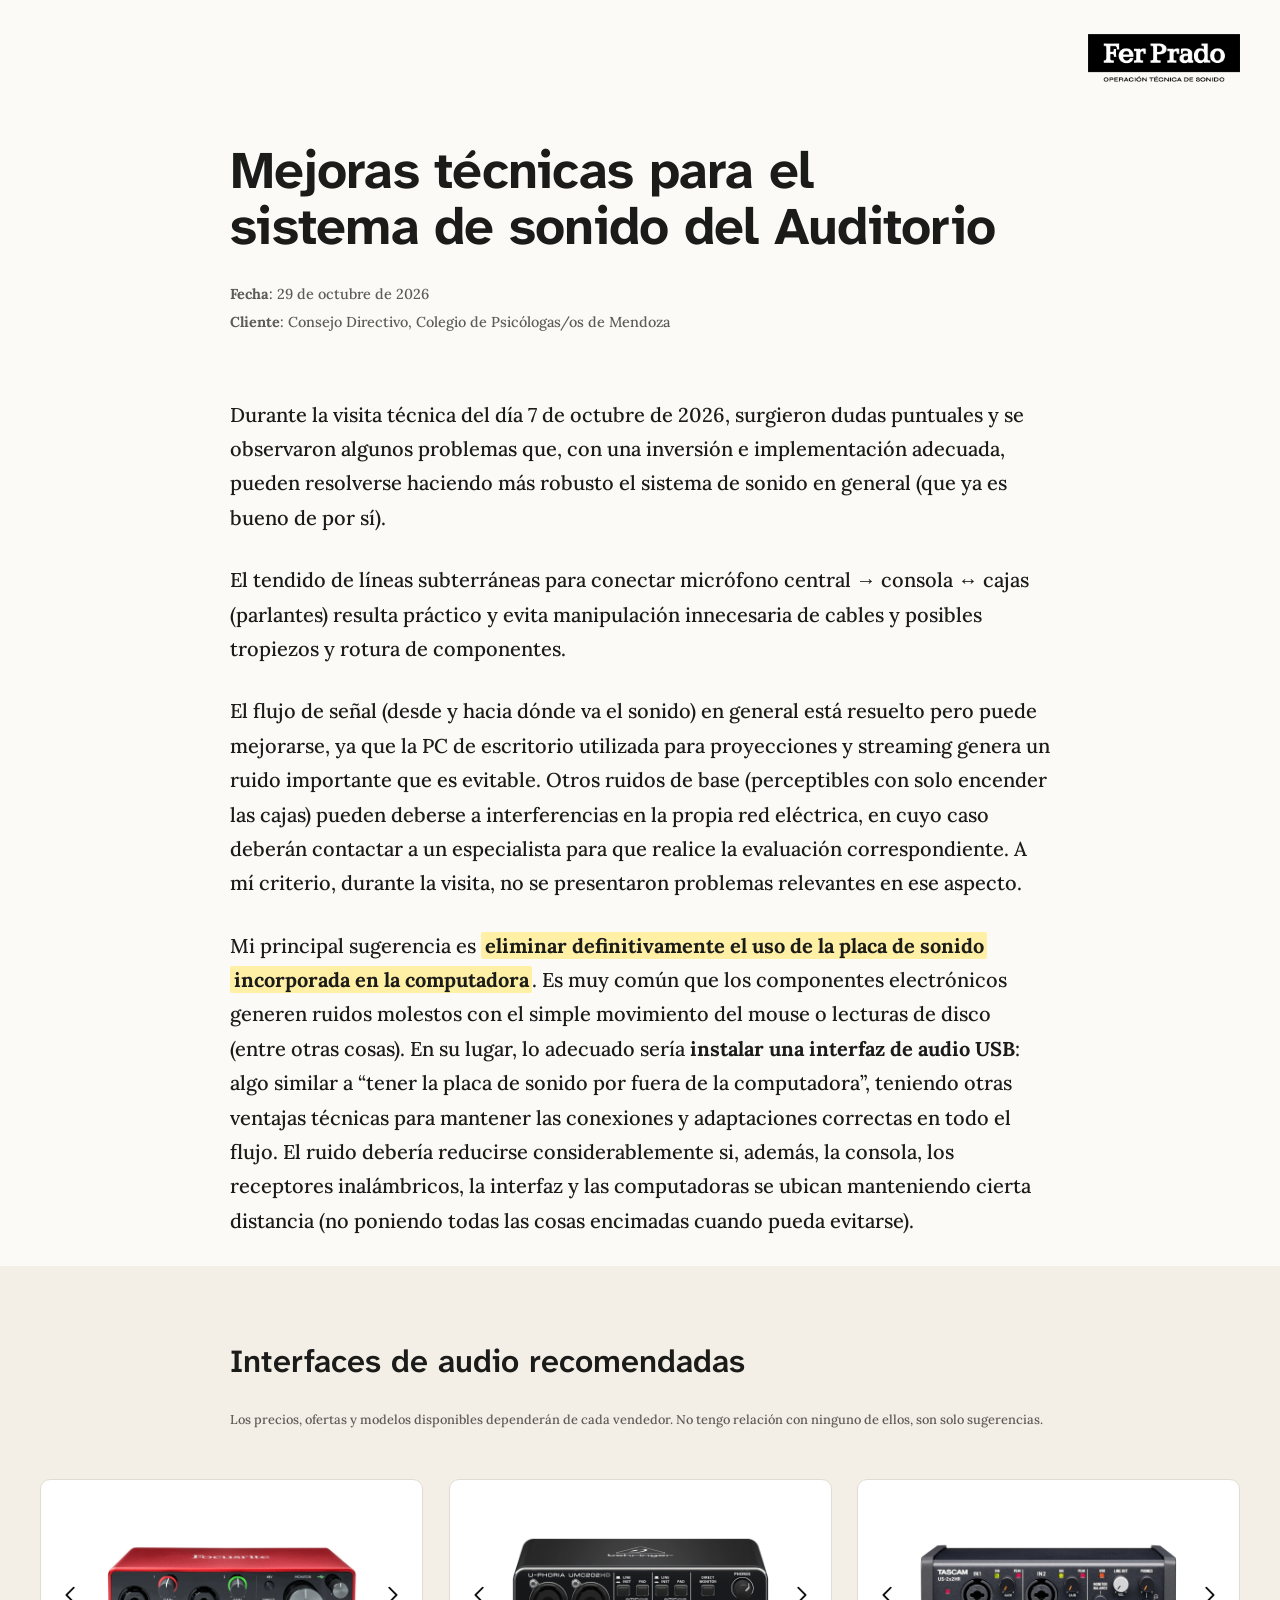
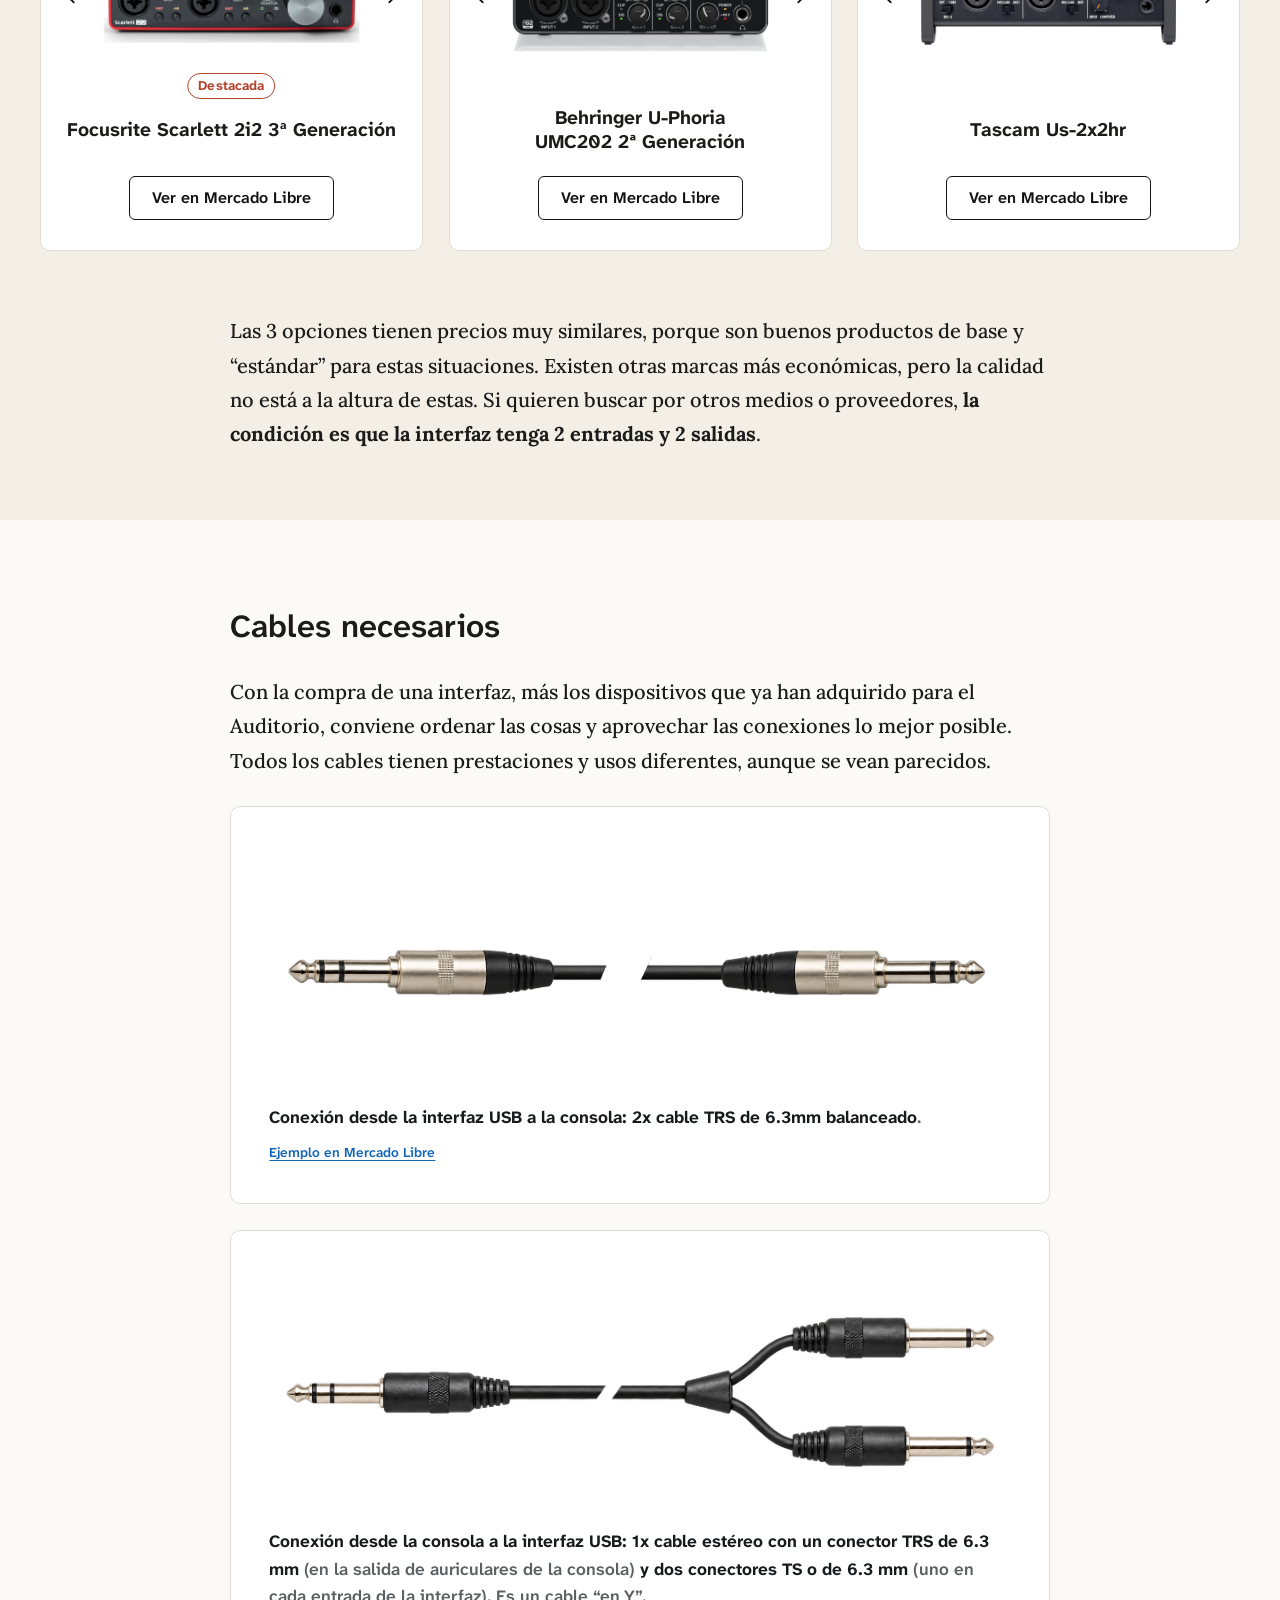
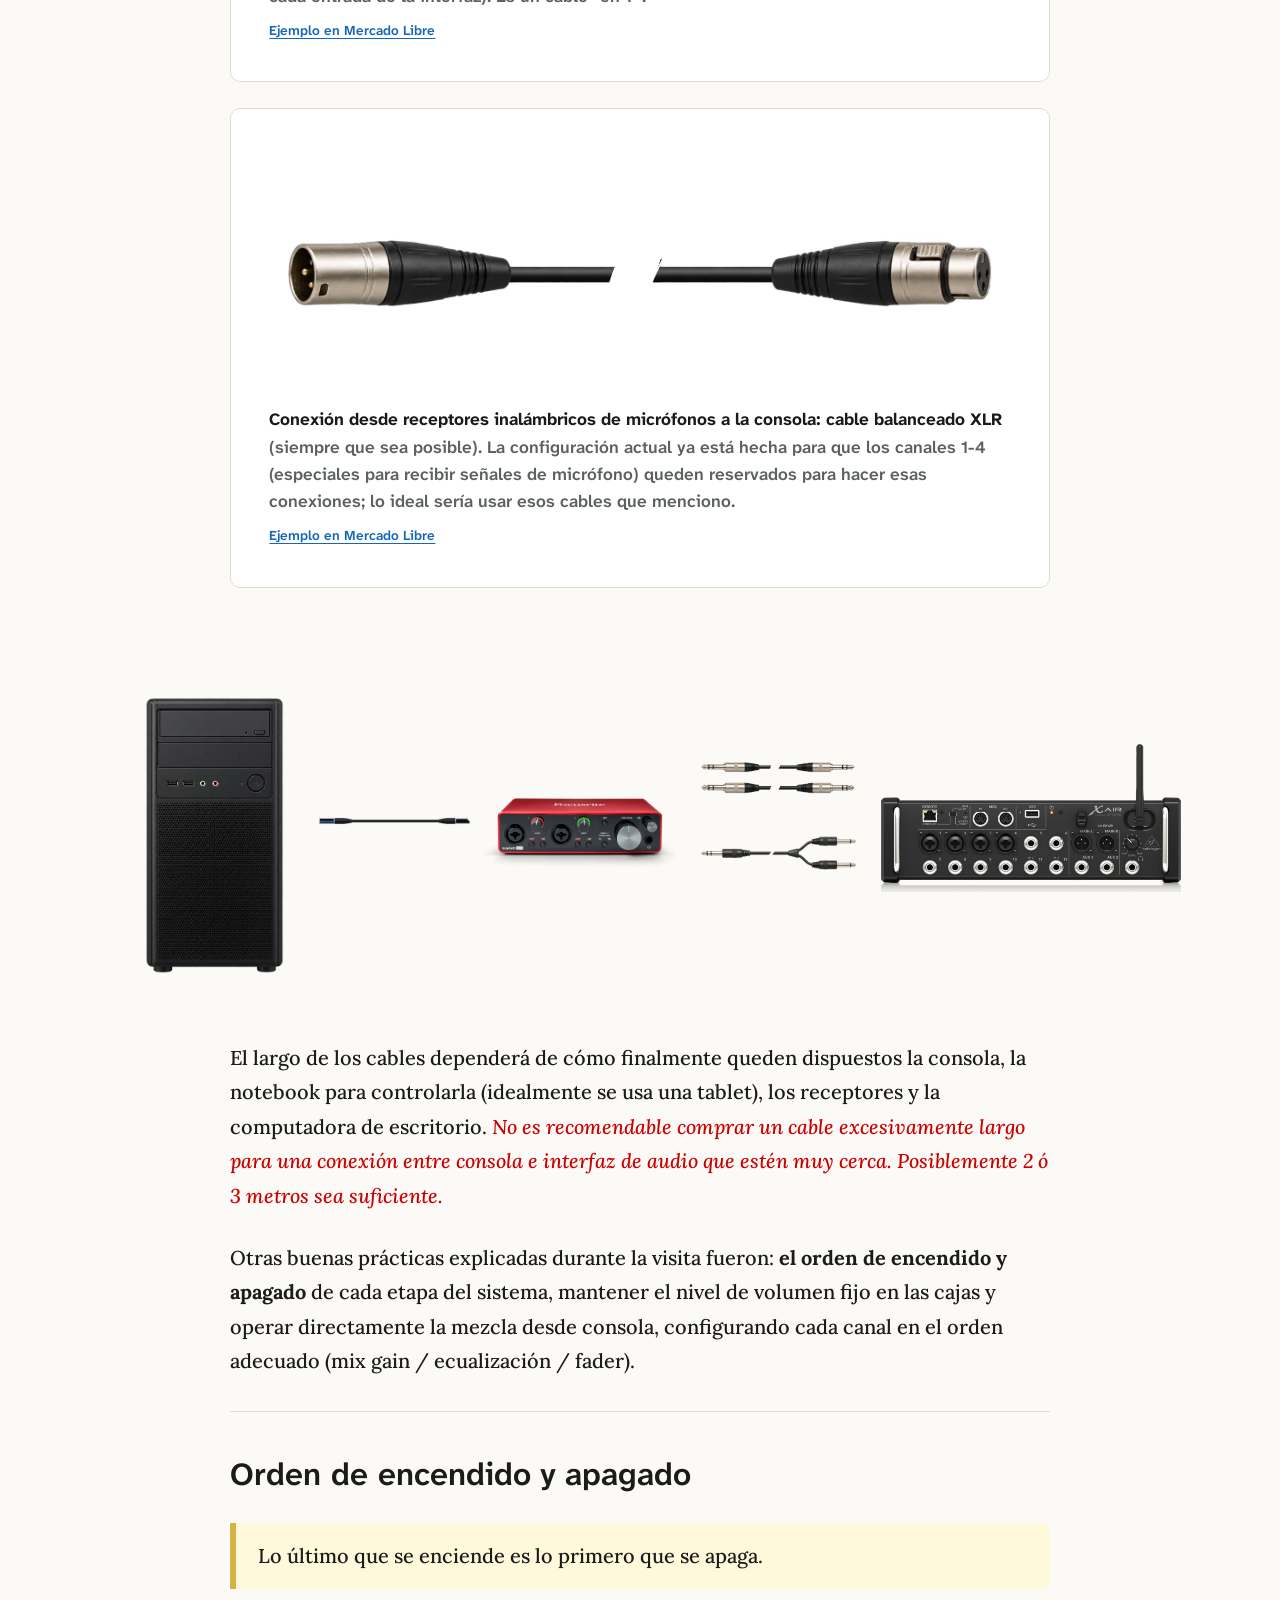
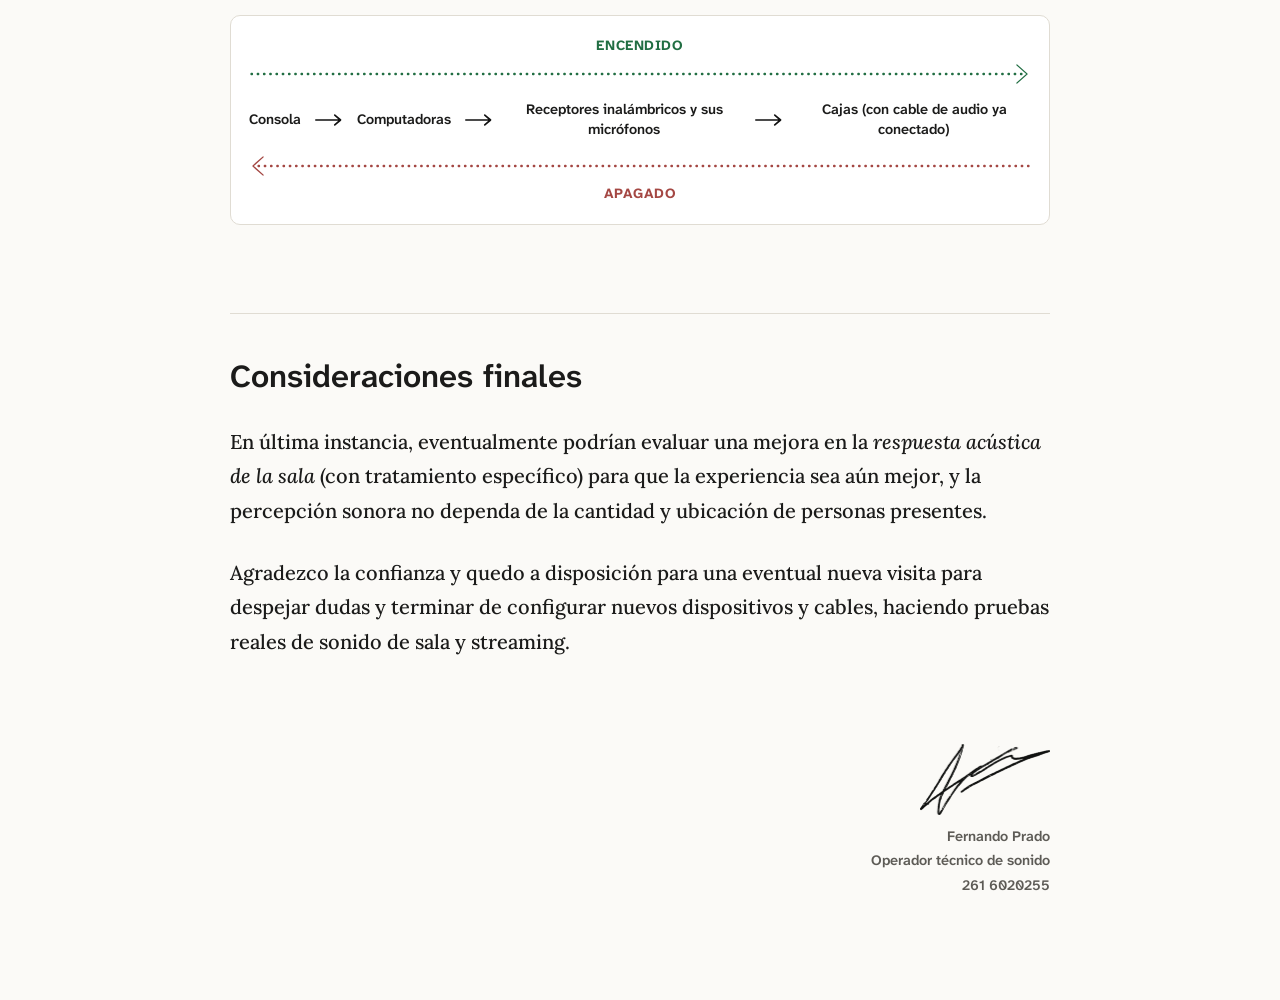
<file: colegiopsimza/index.html>
<!DOCTYPE html>

<html lang="es">
<head>
<meta charset="utf-8"/>
<meta content="width=device-width, initial-scale=1" name="viewport"/>
<title>Mejoras técnicas para el sistema de sonido del Auditorio</title>
<link rel="stylesheet" href="css/estilos.css">
</head>
<body>
<header>
<div class="wide top"><img alt="Fer Prado — Operación técnica de sonido" height="272" src="img/01-fer-prado-operacion-tecnica-de-sonido.png" width="841"/></div>
<div class="col">
<h1>Mejoras técnicas para el sistema de sonido del Auditorio</h1>
<div class="meta">
<p><b>Fecha</b>: 29 de octubre de 2026</p>
<p><b>Cliente</b>: Consejo Directivo, Colegio de Psicólogas/os de Mendoza</p>
</div>
</div>
</header>
<main>
<section class="col">
<p>Durante la visita técnica del día 7 de octubre de 2026, surgieron dudas puntuales y se observaron algunos problemas que, con una inversión e implementación adecuada, pueden resolverse haciendo más robusto el sistema de sonido en general (que ya es bueno de por sí).</p>
<p>El tendido de líneas subterráneas para conectar micrófono central → consola ↔ cajas (parlantes) resulta práctico y evita manipulación innecesaria de cables y posibles tropiezos y rotura de componentes.</p>
<p>El flujo de señal (desde y hacia dónde va el sonido) en general está resuelto pero puede mejorarse, ya que la PC de escritorio utilizada para proyecciones y streaming genera un ruido importante que es evitable. Otros ruidos de base (perceptibles con solo encender las cajas) pueden deberse a interferencias en la propia red eléctrica, en cuyo caso deberán contactar a un especialista para que realice la evaluación correspondiente. A mí criterio, durante la visita, no se presentaron problemas relevantes en ese aspecto.</p>
<p>Mi principal sugerencia es <b class="key-highlight">eliminar definitivamente el uso de la placa de sonido incorporada en la computadora</b>. Es muy común que los componentes electrónicos generen ruidos molestos con el simple movimiento del mouse o lecturas de disco (entre otras cosas). En su lugar, lo adecuado sería <b>instalar una interfaz de audio USB</b>: algo similar a “tener la placa de sonido por fuera de la computadora”, teniendo otras ventajas técnicas para mantener las conexiones y adaptaciones correctas en todo el flujo. El ruido debería reducirse considerablemente si, además, la consola, los receptores inalámbricos, la interfaz y las computadoras se ubican manteniendo cierta distancia (no poniendo todas las cosas encimadas cuando pueda evitarse).</p>
</section>
<section class="interfaces-section">
<div class="col">
<h2>Interfaces de audio recomendadas</h2>
<p class="note">Los precios, ofertas y modelos disponibles dependerán de cada vendedor. No tengo relación con ninguno de ellos, son solo sugerencias.</p>
</div>
<div class="wide cards">
<article class="card"><div class="carousel"><button aria-label="Foto anterior" class="nav prev" type="button"><svg aria-hidden="true" viewbox="0 0 24 24"><path d="M15 4L7 12L15 20"></path></svg></button><div class="vp"><div class="track"><div class="slide"><img alt="Focusrite Scarlett 2i2, vista frontal" src="img/02-focusrite-scarlett-2i2-vista-frontal.webp"/></div><div class="slide"><img alt="Focusrite Scarlett 2i2, vista trasera" src="img/03-focusrite-scarlett-2i2-vista-trasera.webp"/></div><div class="slide"><img alt="Focusrite Scarlett 2i2, vista en perspectiva" src="img/04-focusrite-scarlett-2i2-vista-en-perspectiva.webp"/></div></div></div><button aria-label="Foto siguiente" class="nav next" type="button"><svg aria-hidden="true" viewbox="0 0 24 24"><path d="M9 4L17 12L9 20"></path></svg></button></div><h3 class="name"><span class="chip">Destacada</span><span>Focusrite Scarlett 2i2 3<sup>a</sup> Generación</span></h3><a class="ml" href="https://www.mercadolibre.com.ar/p/MLA41155973?matt_tool=89488245&amp;pdp_filters=item_id:MLA1982211119&amp;ua=ss_tF-PG7Zb19x-K115HhvHWECHle3RtbxXN-RJADRUwQQ#origin=share&amp;sid=share&amp;wid=MLA1982211119&amp;action=copy" rel="noopener noreferrer" target="_blank">Ver en Mercado Libre</a></article>
<article class="card"><div class="carousel"><button aria-label="Foto anterior" class="nav prev" type="button"><svg aria-hidden="true" viewbox="0 0 24 24"><path d="M15 4L7 12L15 20"></path></svg></button><div class="vp"><div class="track"><div class="slide"><img alt="Behringer U-Phoria UMC202, vista frontal" src="img/05-behringer-u-phoria-umc202-vista-frontal.webp"/></div><div class="slide"><img alt="Behringer U-Phoria UMC202, vista trasera" src="img/06-behringer-u-phoria-umc202-vista-trasera.webp"/></div><div class="slide"><img alt="Behringer U-Phoria UMC202, vista en perspectiva" src="img/07-behringer-u-phoria-umc202-vista-en-perspectiva.webp"/></div></div></div><button aria-label="Foto siguiente" class="nav next" type="button"><svg aria-hidden="true" viewbox="0 0 24 24"><path d="M9 4L17 12L9 20"></path></svg></button></div><h3 class="name"><span>Behringer U-Phoria UMC202 2ª Generación</span></h3><a class="ml" href="https://www.mercadolibre.com.ar/p/MLA27309462?matt_tool=89488245&amp;pdp_filters=item_id:MLA2089815646&amp;ua=YvAod_meYT0vatQ24aXd5Oux1oHBjzaKMnFsNiO3UmCP7w#origin=share&amp;sid=share&amp;wid=MLA2089815646&amp;action=copy" rel="noopener noreferrer" target="_blank">Ver en Mercado Libre</a></article>
<article class="card"><div class="carousel"><button aria-label="Foto anterior" class="nav prev" type="button"><svg aria-hidden="true" viewbox="0 0 24 24"><path d="M15 4L7 12L15 20"></path></svg></button><div class="vp"><div class="track"><div class="slide"><img alt="Tascam US-2x2HR, vista frontal" src="img/08-tascam-us-2x2hr-vista-frontal.webp"/></div><div class="slide"><img alt="Tascam US-2x2HR, vista trasera" src="img/09-tascam-us-2x2hr-vista-trasera.webp"/></div><div class="slide"><img alt="Tascam US-2x2HR, vista en perspectiva" src="img/10-tascam-us-2x2hr-vista-en-perspectiva.webp"/></div></div></div><button aria-label="Foto siguiente" class="nav next" type="button"><svg aria-hidden="true" viewbox="0 0 24 24"><path d="M9 4L17 12L9 20"></path></svg></button></div><h3 class="name"><span>Tascam Us-2x2hr</span></h3><a class="ml" href="https://www.mercadolibre.com.ar/p/MLA24592059?matt_tool=89488245&amp;pdp_filters=item_id:MLA1711713747&amp;ua=3ohmpxi5cCPENw9b7NGICUg0w_SCX_2CEJiKdGIJUBcLHA#origin=share&amp;sid=share&amp;wid=MLA1711713747&amp;action=copy" rel="noopener noreferrer" target="_blank">Ver en Mercado Libre</a></article>
</div>
<div class="col">
<p>Las 3 opciones tienen precios muy similares, porque son buenos productos de base y “estándar” para estas situaciones. Existen otras marcas más económicas, pero la calidad no está a la altura de estas. Si quieren buscar por otros medios o proveedores, <b>la condición es que la interfaz tenga 2 entradas y 2 salidas</b>.</p>
</div>
</section>
<section class="cables-section">
<div class="col">
<h2>Cables necesarios</h2>
<p>Con la compra de una interfaz, más los dispositivos que ya han adquirido para el Auditorio, conviene ordenar las cosas y aprovechar las conexiones lo mejor posible. Todos los cables tienen prestaciones y usos diferentes, aunque se vean parecidos.</p>
</div>
<div class="wide">
<div class="row"><img alt="Cable TRS balanceado con conectores TRS de 6,3 mm en ambos extremos" src="img/11-cable-trs-balanceado-con-conectores-trs-de-6-3-m.png"/><p><b>Conexión desde la interfaz USB a la consola: 2x cable TRS de 6.3mm balanceado</b>.<span class="example-gap"></span><a class="cable-example" href="https://www.mercadolibre.com.ar/p/MLA52225532" rel="noopener noreferrer" target="_blank">Ejemplo en Mercado Libre</a></p></div>
<div class="row"><img alt="Cable estéreo en Y: un conector TRS de 6,3 mm y dos conectores de 6,3 mm" src="img/12-cable-estereo-en-y-un-conector-trs-de-6-3-mm-y-d.png"/><p><b>Conexión desde la consola a la interfaz USB: 1x cable estéreo con un conector TRS de 6.3 mm</b> (en la salida de auriculares de la consola) <b>y dos conectores TS o de 6.3 mm</b> (uno en cada entrada de la interfaz). Es un cable “en Y”.<span class="example-gap"></span><a class="cable-example" href="https://www.mercadolibre.com.ar/p/MLA22772864" rel="noopener noreferrer" target="_blank">Ejemplo en Mercado Libre</a></p></div>
<div class="row"><img alt="Cable balanceado XLR con conector macho y hembra de tres pines" src="img/13-cable-balanceado-xlr-con-conector-macho-y-hembra.png"/><p><b>Conexión desde receptores inalámbricos de micrófonos a la consola: cable balanceado XLR</b> (siempre que sea posible). La configuración actual ya está hecha para que los canales 1-4 (especiales para recibir señales de micrófono) queden reservados para hacer esas conexiones; lo ideal sería usar esos cables que menciono.<span class="example-gap"></span><a class="cable-example" href="https://www.mercadolibre.com.ar/p/MLA23159598" rel="noopener noreferrer" target="_blank">Ejemplo en Mercado Libre</a></p></div>
<div aria-label="PC de escritorio, interfaz USB y consola Behringer X Air XR12" class="dg" role="group">
<img alt="PC de escritorio" class="pc" src="img/14-pc-de-escritorio.png"/>
<img alt="Cable USB" class="wire w-usb" src="img/15-cable-usb.png"/>
<img alt="Interfaz de audio Focusrite Scarlett 2i2" class="foc" src="img/16-interfaz-de-audio-focusrite-scarlett-2i2.png"/>
<div class="links"><img class="wire w-trs" src="img/11-cable-trs-balanceado-con-conectores-trs-de-6-3-m.png" alt="Cable TRS balanceado"><img class="wire w-trs" src="img/11-cable-trs-balanceado-con-conectores-trs-de-6-3-m.png" alt="Cable TRS balanceado"><img class="wire w-y" src="img/17-cable-trs-a-dos-ts-en-y.png" alt="Cable TRS a dos TS en Y"></div>
<img alt="Consola Behringer X Air XR12" class="xr" src="img/18-consola-behringer-x-air-xr12.webp"/>
</div>
</div>
<div class="col">
<p>El largo de los cables dependerá de cómo finalmente queden dispuestos la consola, la notebook para controlarla (idealmente se usa una tablet), los receptores y la computadora de escritorio. <i class="red">No es recomendable comprar un cable excesivamente largo para una conexión entre consola e interfaz de audio que estén muy cerca. Posiblemente 2 ó 3 metros sea suficiente.</i></p>
<p>Otras buenas prácticas explicadas durante la visita fueron: <b>el orden de encendido y apagado</b> de cada etapa del sistema, mantener el nivel de volumen fijo en las cajas y operar directamente la mezcla desde consola, configurando cada canal en el orden adecuado (mix gain / ecualización / fader).</p>
<div class="power-sequence">
<h2>Orden de encendido y apagado</h2>
<p class="power-callout">Lo último que se enciende es lo primero que se apaga.</p>
<div aria-label="Orden de encendido y apagado" class="sequence" role="group">
<div class="sequence-title">ENCENDIDO <svg aria-hidden="true" viewBox="0 0 1000 24" preserveAspectRatio="none"><path d="M3 12H994" fill="none" stroke="currentColor" stroke-width="2.5" stroke-linecap="round" stroke-dasharray="1 7"/><path d="M982 3L995 12L982 21" fill="none" stroke="currentColor" stroke-width="1.5" stroke-linecap="round" stroke-linejoin="round"/></svg></div>
<div class="sequence-items"><span>Consola</span><svg aria-hidden="true" viewbox="0 0 34 16"><path d="M1 8H30M24 2l7 6-7 6" fill="none" stroke="currentColor" stroke-linecap="round" stroke-linejoin="round" stroke-width="2"></path></svg><span>Computadoras</span><svg aria-hidden="true" viewbox="0 0 34 16"><path d="M1 8H30M24 2l7 6-7 6" fill="none" stroke="currentColor" stroke-linecap="round" stroke-linejoin="round" stroke-width="2"></path></svg><span>Receptores inalámbricos y sus micrófonos</span><svg aria-hidden="true" viewbox="0 0 34 16"><path d="M1 8H30M24 2l7 6-7 6" fill="none" stroke="currentColor" stroke-linecap="round" stroke-linejoin="round" stroke-width="2"></path></svg><span>Cajas (con cable de audio ya conectado)</span></div>
<div class="sequence-title off"><svg aria-hidden="true" viewBox="0 0 1000 24" preserveAspectRatio="none"><path d="M997 12H6" fill="none" stroke="currentColor" stroke-width="2.5" stroke-linecap="round" stroke-dasharray="1 7"/><path d="M18 3L5 12L18 21" fill="none" stroke="currentColor" stroke-width="1.5" stroke-linecap="round" stroke-linejoin="round"/></svg>APAGADO</div>
</div></div><h2>Consideraciones finales</h2>
<p>En última instancia, eventualmente podrían evaluar una mejora en la <i>respuesta acústica de la sala</i> (con tratamiento específico) para que la experiencia sea aún mejor, y la percepción sonora no dependa de la cantidad y ubicación de personas presentes.</p>
<p>Agradezco la confianza y quedo a disposición para una eventual nueva visita para despejar dudas y terminar de configurar nuevos dispositivos y cables, haciendo pruebas reales de sonido de sala y streaming.</p>
<div class="report-signature"><img class="signature-image" alt="Firma de Fernando Prado" src="img/19-firma-de-fernando-prado.png"><div>Fernando Prado</div><div>Operador técnico de sonido</div><div>261 6020255</div></div></div>
</section>
</main>
<script src="js/informe.js"></script>
</body>
</html>
</file>
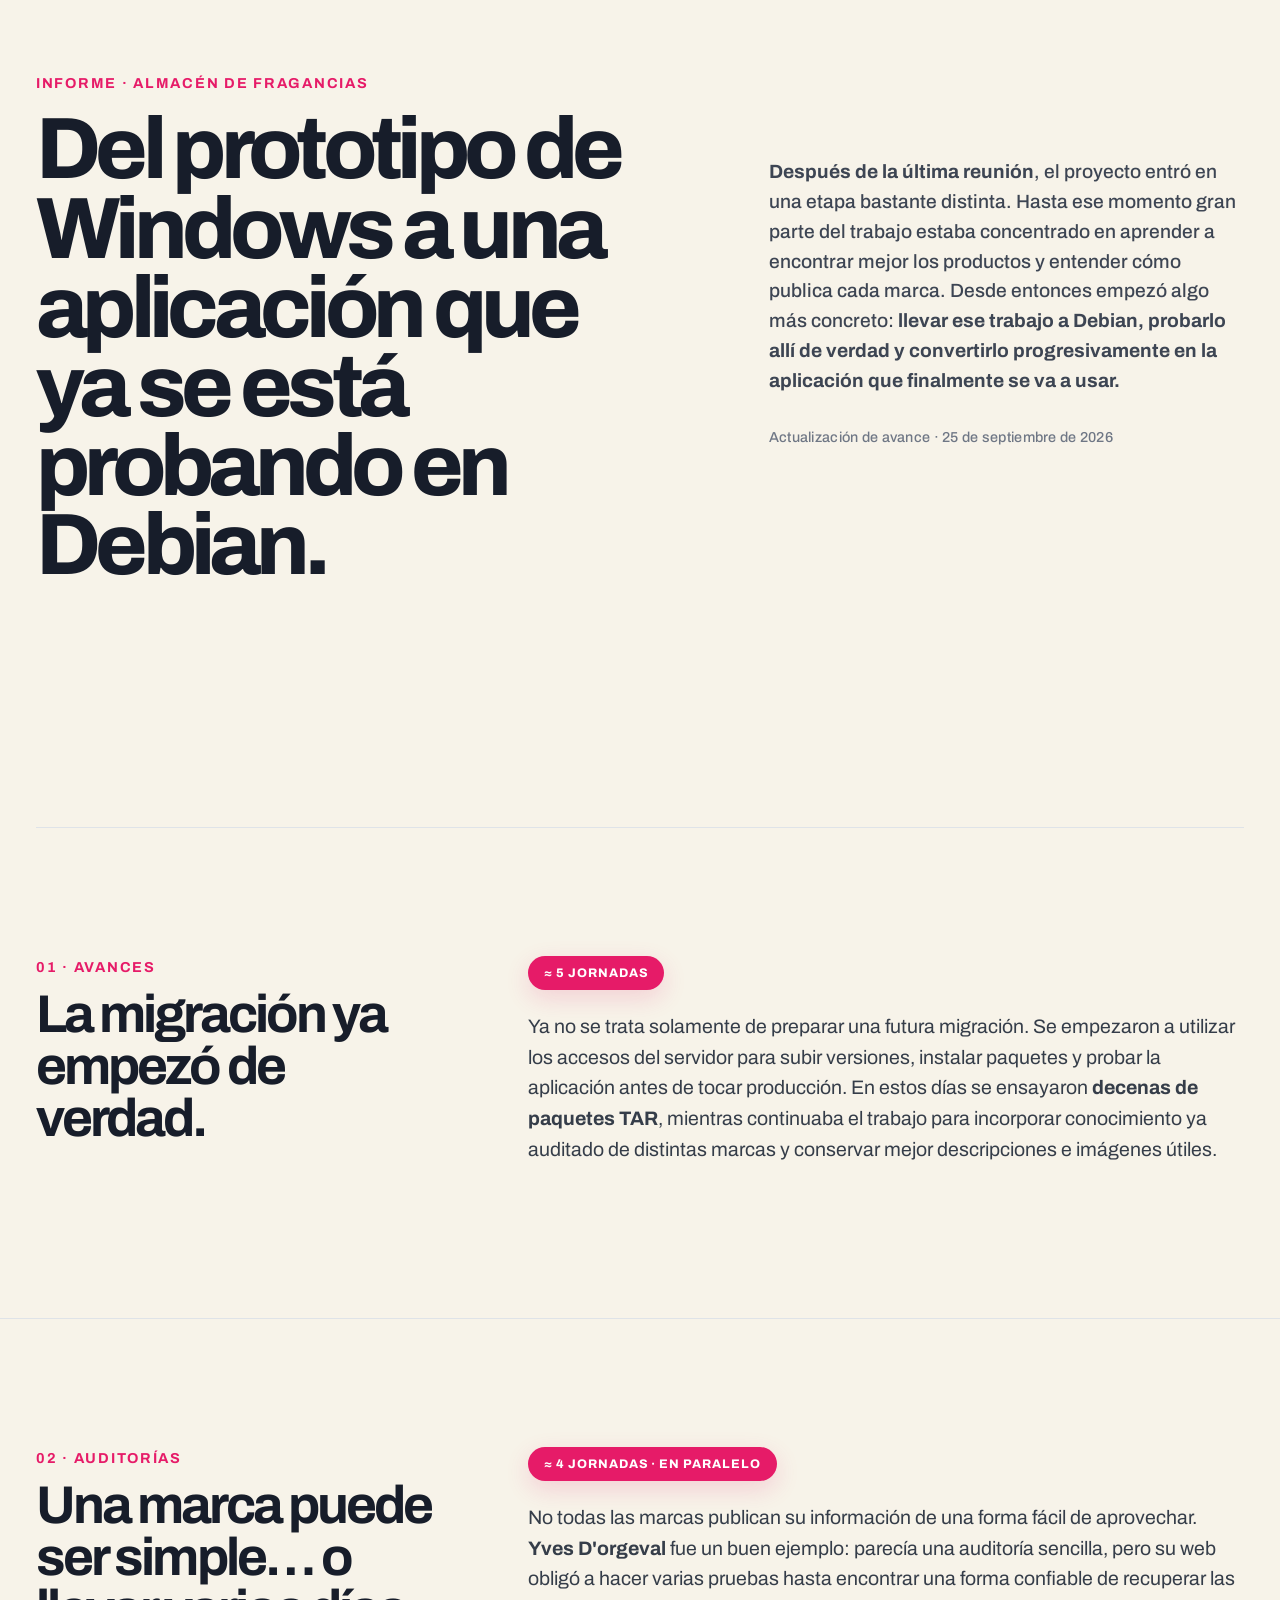
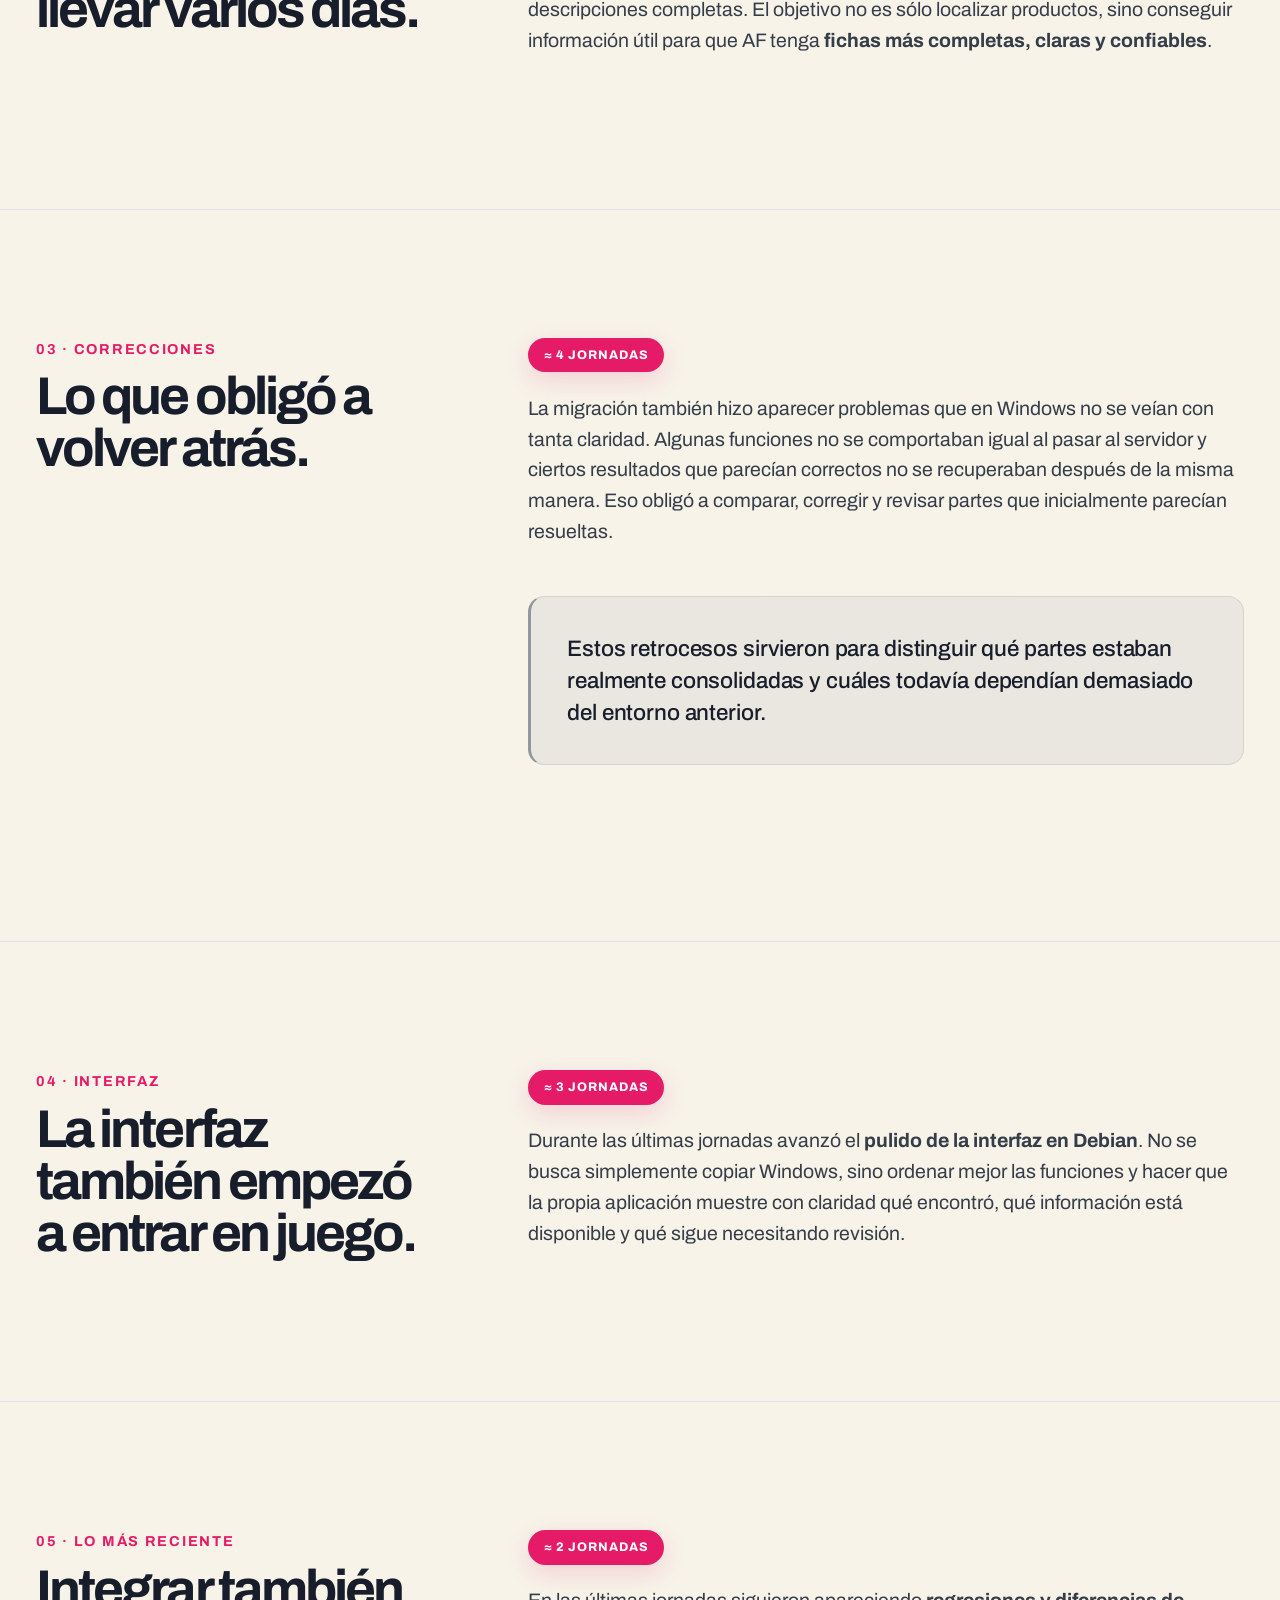
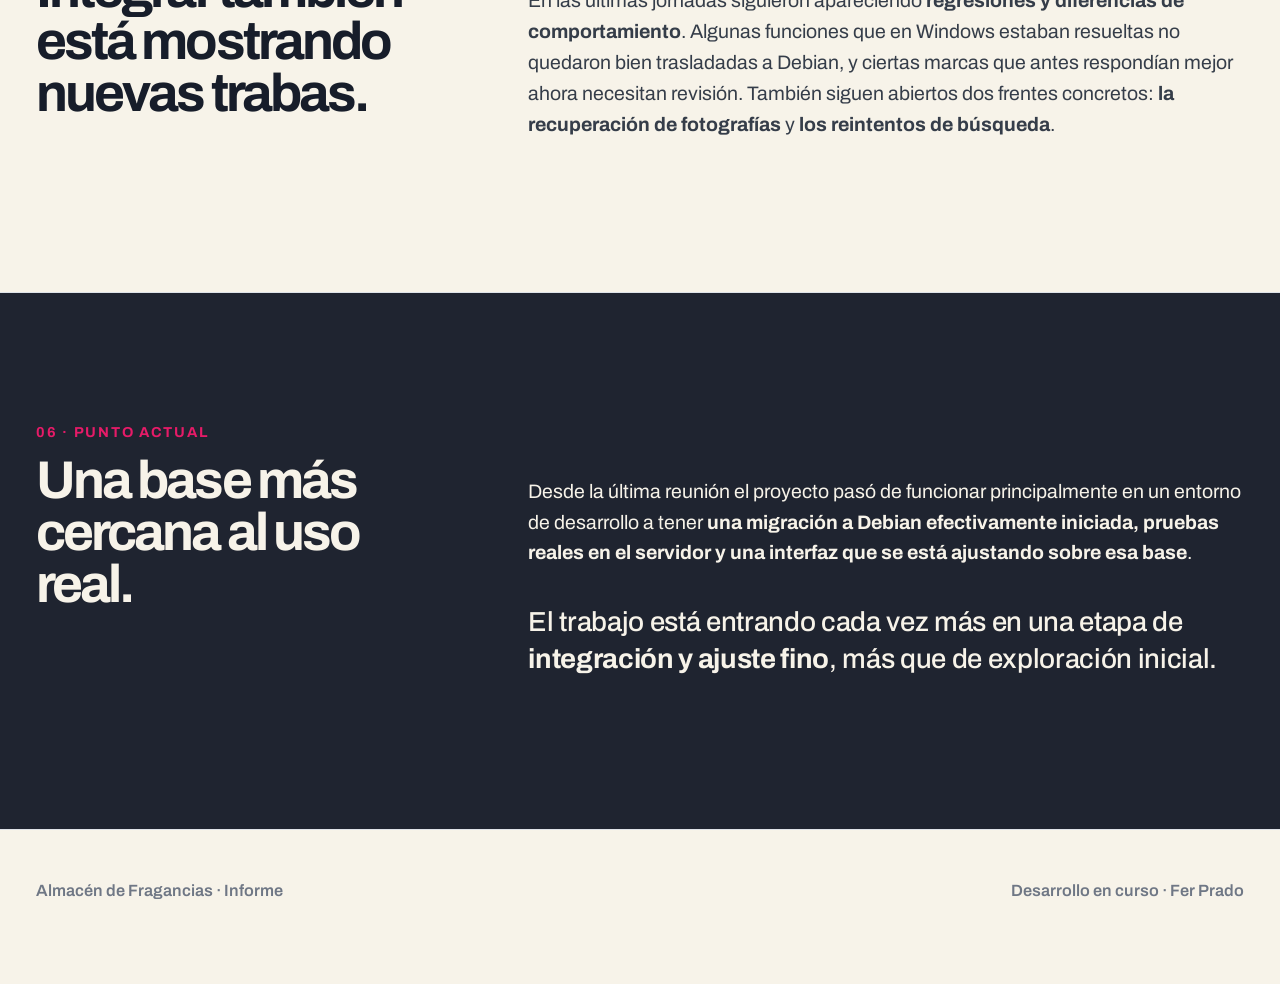
<file: informe-motor-af-2026-09-25/index.html>
<!doctype html>
<html lang="es">
<head>
<meta name="robots" content="noindex, nofollow, noarchive">
<meta name="googlebot" content="noindex, nofollow, noarchive">
<script>document.documentElement.classList.add('js');</script>
<meta charset="utf-8">
<meta name="viewport" content="width=device-width,initial-scale=1">
<title>Informe de avance · Motor de búsqueda de productos AF</title>
<link rel="preconnect" href="https://fonts.googleapis.com">
<link rel="preconnect" href="https://fonts.gstatic.com" crossorigin>
<link href="https://fonts.googleapis.com/css2?family=Archivo:wght@200..800&display=swap" rel="stylesheet">
<style>
:root{--ink:#171d2a;--muted:#6f7785;--line:#dfe3e8;--paper:#f7f3e9;--pink:#e61b68;--navy:#17243d;--warm:#1f2430;--max:1280px}
*{box-sizing:border-box}html{scroll-behavior:smooth}body{margin:0;background:var(--paper);color:var(--ink);font-family:'Archivo',Arial,sans-serif;font-size:18px;line-height:1.58}a{color:inherit}.shell{width:min(var(--max),calc(100% - 72px));margin:auto}.eyebrow{font-size:.9rem;letter-spacing:.12em;text-transform:uppercase;font-weight:700;color:var(--pink)}
.hero{min-height:92vh;display:grid;grid-template-columns:1.15fr .85fr;gap:7vw;align-items:start;padding:8vh 0 9vh;border-bottom:1px solid var(--line)}.hero h1{font-size:clamp(3.2rem,6.8vw,6.1rem);line-height:.91;letter-spacing:-.065em;margin:.18em 0 .22em;font-weight:760;max-width:12ch}.hero .intro{max-width:650px;padding-top:.55rem}.hero .intro p{font-size:clamp(1.12rem,1.5vw,1.45rem);line-height:1.55;color:#3d4553}.hero .intro p:first-child{font-weight:500}.report-date{margin-top:2rem!important;font-size:.9rem!important;line-height:1.4!important;font-weight:500!important;color:var(--muted)!important;letter-spacing:.02em}
section{padding:8rem 0;border-bottom:1px solid var(--line)}.section-grid{display:grid;grid-template-columns:minmax(260px,.72fr) minmax(0,1.28fr);gap:7vw;align-items:start}.section-grid>div:first-child h2{font-size:clamp(2.15rem,4.15vw,3.65rem);line-height:.98;letter-spacing:-.055em;margin:.18em 0 0}.content{max-width:850px}.content>p{font-size:1.22rem;color:#353d49;margin:0 0 1.5rem}.workday-badge{display:inline-flex;align-items:center;width:max-content;max-width:100%;margin:0 0 1.35rem;padding:.68rem 1rem;border-radius:999px;background:var(--pink);color:#fff;font-size:.78rem;line-height:1;font-weight:760;letter-spacing:.075em;text-transform:uppercase;box-shadow:0 8px 24px rgba(230,27,104,.16)}
.list{display:grid;gap:1.2rem}.item{background:rgba(255,255,255,.58);border:1px solid rgba(32,38,53,.12);border-radius:16px;padding:1.55rem 1.5rem}.item h3{font-size:1.22rem;margin:0 0 .55rem;line-height:1.2}.item p{margin:0;color:#4b5360;font-size:calc(1rem + 1px);line-height:1.5}.item strong{color:var(--ink)}
.pull{margin:3rem 0;background:rgba(25,42,70,.055);color:var(--ink);border:1px solid rgba(25,42,70,.10);border-left:3px solid rgba(25,42,70,.42);padding:clamp(1.45rem,3vw,2.25rem);border-radius:16px;font-size:clamp(1.18rem,1.75vw,1.48rem);line-height:1.42;font-weight:500;letter-spacing:-.006em}.state{background:var(--warm);color:var(--paper)}.state h2,.state p,.state .content>p{color:var(--paper)}.state .eyebrow{color:var(--pink)}.state .final{font-size:clamp(1.35rem,2.15vw,2rem);line-height:1.32;font-weight:500;letter-spacing:-.012em;margin-top:2.2rem}.state .workday-badge{box-shadow:none}.note{font-size:1.12rem;color:#3d4553;margin-top:1.5rem}
footer{padding:3rem 0 5rem;color:var(--muted);font-size:1.02rem;display:flex;align-items:center;justify-content:space-between;gap:2rem}.footer-left,.footer-right{font-weight:600}.footer-right{text-align:right}
.reveal{opacity:1;transform:none;transition:opacity 1.3s cubic-bezier(.22,.61,.36,1),transform 1.45s cubic-bezier(.22,.61,.36,1)}.js .reveal{opacity:0;transform:translateY(28px)}.js .reveal.visible{opacity:1;transform:none}
@media(max-width:900px){.shell{width:min(100% - 34px,var(--max))}.hero,.section-grid{grid-template-columns:1fr}.hero{min-height:auto;padding:5rem 0}.hero .intro{padding-top:0!important}.section-grid{gap:2.5rem}section{padding:5.5rem 0}footer{flex-direction:column;align-items:flex-start}.footer-right{text-align:left}.content{padding-top:0!important}}
@media(prefers-reduced-motion:reduce){html{scroll-behavior:auto}.reveal,.js .reveal{opacity:1;transform:none;transition:none}}
</style>
</head>
<body>
<div class="shell"><header class="hero"><div class="reveal"><div class="eyebrow">Informe · Almacén de Fragancias</div><h1>Del prototipo de Windows a una aplicación que ya se está probando en Debian.</h1></div><div class="intro reveal"><p><strong>Después de la última reunión</strong>, el proyecto entró en una etapa bastante distinta. Hasta ese momento gran parte del trabajo estaba concentrado en aprender a encontrar mejor los productos y entender cómo publica cada marca. Desde entonces empezó algo más concreto: <strong>llevar ese trabajo a Debian, probarlo allí de verdad y convertirlo progresivamente en la aplicación que finalmente se va a usar.</strong></p><p class="report-date">Actualización de avance · 25 de septiembre de 2026</p></div></header></div>

<section><div class="shell section-grid"><div class="reveal"><div class="eyebrow">01 · Avances</div><h2>La migración ya empezó de verdad.</h2></div><div class="content reveal"><div class="workday-badge">≈ 5 jornadas</div><p>Ya no se trata solamente de preparar una futura migración. Se empezaron a utilizar los accesos del servidor para subir versiones, instalar paquetes y probar la aplicación antes de tocar producción. En estos días se ensayaron <strong>decenas de paquetes TAR</strong>, mientras continuaba el trabajo para incorporar conocimiento ya auditado de distintas marcas y conservar mejor descripciones e imágenes útiles.</p></div></div></section>

<section><div class="shell section-grid"><div class="reveal"><div class="eyebrow">02 · Auditorías</div><h2>Una marca puede ser simple… o llevar varios días.</h2></div><div class="content reveal"><div class="workday-badge">≈ 4 jornadas · en paralelo</div><p>No todas las marcas publican su información de una forma fácil de aprovechar. <strong>Yves D'orgeval</strong> fue un buen ejemplo: parecía una auditoría sencilla, pero su web obligó a hacer varias pruebas hasta encontrar una forma confiable de recuperar las descripciones completas. El objetivo no es sólo localizar productos, sino conseguir información útil para que AF tenga <strong>fichas más completas, claras y confiables</strong>.</p></div></div></section>

<section><div class="shell section-grid"><div class="reveal"><div class="eyebrow">03 · Correcciones</div><h2>Lo que obligó a volver atrás.</h2></div><div class="content reveal"><div class="workday-badge">≈ 4 jornadas</div><p>La migración también hizo aparecer problemas que en Windows no se veían con tanta claridad. Algunas funciones no se comportaban igual al pasar al servidor y ciertos resultados que parecían correctos no se recuperaban después de la misma manera. Eso obligó a comparar, corregir y revisar partes que inicialmente parecían resueltas.</p><div class="pull">Estos retrocesos sirvieron para distinguir qué partes estaban realmente consolidadas y cuáles todavía dependían demasiado del entorno anterior.</div></div></div></section>

<section><div class="shell section-grid"><div class="reveal"><div class="eyebrow">04 · Interfaz</div><h2>La interfaz también empezó a entrar en juego.</h2></div><div class="content reveal"><div class="workday-badge">≈ 3 jornadas</div><p>Durante las últimas jornadas avanzó el <strong>pulido de la interfaz en Debian</strong>. No se busca simplemente copiar Windows, sino ordenar mejor las funciones y hacer que la propia aplicación muestre con claridad qué encontró, qué información está disponible y qué sigue necesitando revisión.</p></div></div></section>

<section><div class="shell section-grid"><div class="reveal"><div class="eyebrow">05 · Lo más reciente</div><h2>Integrar también está mostrando nuevas trabas.</h2></div><div class="content reveal"><div class="workday-badge">≈ 2 jornadas</div><p>En las últimas jornadas siguieron apareciendo <strong>regresiones y diferencias de comportamiento</strong>. Algunas funciones que en Windows estaban resueltas no quedaron bien trasladadas a Debian, y ciertas marcas que antes respondían mejor ahora necesitan revisión. También siguen abiertos dos frentes concretos: <strong>la recuperación de fotografías</strong> y <strong>los reintentos de búsqueda</strong>.</p></div></div></section>

<section class="state"><div class="shell section-grid"><div class="reveal"><div class="eyebrow">06 · Punto actual</div><h2>Una base más cercana al uso real.</h2></div><div class="content reveal"><p>Desde la última reunión el proyecto pasó de funcionar principalmente en un entorno de desarrollo a tener <strong>una migración a Debian efectivamente iniciada, pruebas reales en el servidor y una interfaz que se está ajustando sobre esa base</strong>.</p><p class="final">El trabajo está entrando cada vez más en una etapa de <strong>integración y ajuste fino</strong>, más que de exploración inicial.</p></div></div></section>

<div class="shell"><footer class="reveal"><div class="footer-left">Almacén de Fragancias · Informe</div><div class="footer-right">Desarrollo en curso · Fer Prado</div></footer></div>
<script>
const els=[...document.querySelectorAll('.reveal')];if('IntersectionObserver'in window){const io=new IntersectionObserver(entries=>{entries.forEach(e=>{if(e.isIntersecting){e.target.classList.add('visible');io.unobserve(e.target)}})},{threshold:.08});els.forEach(el=>io.observe(el))}else{els.forEach(el=>el.classList.add('visible'))}
function ensureBaselineMarker(el,cls){if(!el)return null;let marker=el.querySelector(':scope > .'+cls);if(marker)return marker;marker=document.createElement('span');marker.className=cls;marker.setAttribute('aria-hidden','true');marker.style.cssText='display:inline-block;width:0;height:0;padding:0;margin:0;border:0;vertical-align:baseline;';el.insertBefore(marker,el.firstChild);return marker}
function alignPair(title,text,right){if(!title||!text||!right)return;right.style.paddingTop='0px';if(window.innerWidth<901)return;const tm=ensureBaselineMarker(title,'baseline-title-marker'),pm=ensureBaselineMarker(text,'baseline-text-marker'),shift=tm.getBoundingClientRect().top-pm.getBoundingClientRect().top;right.style.paddingTop=Math.max(0,shift)+'px'}
function alignFirstBaselines(){alignPair(document.querySelector('.hero h1'),document.querySelector('.hero .intro p'),document.querySelector('.hero .intro'));document.querySelectorAll('section .section-grid').forEach(row=>{const title=row.querySelector(':scope > div:first-child h2'),right=row.querySelector(':scope > .content');if(!title||!right)return;const text=right.querySelector(':scope > p')||right.querySelector('.item h3');alignPair(title,text,right)})}
if(document.fonts&&document.fonts.ready)document.fonts.ready.then(()=>{alignFirstBaselines();setTimeout(alignFirstBaselines,500)});window.addEventListener('load',alignFirstBaselines,{once:true});let baselineResizeTimer;window.addEventListener('resize',()=>{clearTimeout(baselineResizeTimer);baselineResizeTimer=setTimeout(alignFirstBaselines,80)});
</script>
</body>
</html>
</file>
<file: colegiopsimza/css/estilos.css>
@font-face{font-family:"Atkinson Hyperlegible Next";font-style:normal;font-weight:600;font-display:swap;src:url(../fonts/fuente-01.woff2) format("woff2")}
@font-face{font-family:"Atkinson Hyperlegible Next";font-style:italic;font-weight:600;font-display:swap;src:url(../fonts/fuente-02.woff2) format("woff2")}
@font-face{font-family:"Atkinson Hyperlegible Next";font-style:normal;font-weight:700;font-display:swap;src:url(../fonts/fuente-03.woff2) format("woff2")}
@font-face{font-family:"Lora";font-style:normal;font-weight:500;font-display:swap;src:url(../fonts/fuente-04.woff2) format("woff2")}
@font-face{font-family:"Lora";font-style:italic;font-weight:500;font-display:swap;src:url(../fonts/fuente-05.woff2) format("woff2")}
@font-face{font-family:"Lora";font-style:normal;font-weight:700;font-display:swap;src:url(../fonts/fuente-06.woff2) format("woff2")}
:root{--bg:#fbfaf7;--ink:#1b1b1a;--mute:#5d5b56;--line:#e0dcd3;--acc:#111;--pad:clamp(20px,5vw,40px);
--ui:"Atkinson Hyperlegible Next","Atkinson Hyperlegible",system-ui,sans-serif;--ed:Lora,Georgia,"Times New Roman",serif}
*{box-sizing:border-box}
html{-webkit-text-size-adjust:100%}
body{margin:0;background:var(--bg);color:var(--ink);font:500 clamp(17px,.5vw + 14.5px,20px)/1.72 var(--ed);padding-bottom:clamp(56px,8vw,110px)}
img{max-width:100%;display:block}
b{font-weight:700}
.red{color:#cc0000}
.col{width:min(820px,calc(100% - 2*var(--pad)));margin-inline:auto}
.wide{width:min(1400px,calc(100% - 2*var(--pad)));margin-inline:auto}
.top{display:flex;justify-content:flex-end;padding-top:clamp(18px,3vw,34px)}
.top img{width:clamp(98px,11.9vw,175px);height:auto}
h1{font:700 clamp(2.05rem,4.1vw,3.35rem)/1.06 var(--ui);letter-spacing:-.014em;margin:clamp(24px,5vw,60px) 0 clamp(18px,2.4vw,28px);text-wrap:balance;max-width:100%}
.meta{margin-bottom:clamp(36px,5vw,64px)}
.interfaces-section{background:#f3efe6;padding:clamp(62px,6vw,90px) 0 clamp(24px,3.3vw,40px);}
.interfaces-section h2{border-top:0;padding-top:0;margin-top:0}
.interfaces-section .cards{margin-bottom:clamp(36px,5vw,64px)}
.col .meta p{margin:0 0 .35em;font-size:.9rem;line-height:1.6;color:var(--mute)}
.col p{margin:0 0 1.4em}
.ar{font-family:Arial,"Segoe UI Symbol",sans-serif}
.dbl{font-weight:400}
h2{font:normal 600 clamp(1.55rem,2.5vw,2.05rem)/1.2 var(--ui);margin:clamp(48px,7vw,88px) 0 .9em;padding-top:clamp(28px,4vw,44px);border-top:1px solid var(--line)}
.note{color:var(--mute);font-size:.8rem;line-height:1.6}
.cards{display:grid;grid-template-columns:repeat(3,1fr);gap:clamp(16px,2vw,32px);margin:clamp(28px,4vw,48px) auto clamp(36px,5vw,64px)}
.card{background:#fff;border:1px solid var(--line);border-radius:10px;padding:26px 12px 30px;display:flex;flex-direction:column;align-items:center;gap:22px}
.carousel{display:grid;grid-template-columns:36px minmax(0,1fr) 36px;align-items:center;gap:2px;width:100%}
.vp{overflow:hidden;aspect-ratio:1200/760}
.track{display:flex;height:100%;transition:transform .35s ease}
.slide{flex:0 0 100%;height:100%;overflow:hidden}
.slide img{width:100%;height:100%;object-fit:contain;transition:transform .32s ease;transform-origin:center center}
.vp{position:relative;cursor:crosshair}
.zoom-original{position:absolute;inset:0;overflow:hidden;z-index:3;pointer-events:none;background:#fff;display:none}
.zoom-original img{position:absolute;max-width:none!important;width:auto;height:auto;object-fit:none;display:block;transform:none!important;transition:none!important}
.vp.zoom-active .zoom-original{display:block}
.chip{position:absolute;bottom:calc(100% + 7px);left:50%;transform:translateX(-50%);display:inline-flex;align-items:center;justify-content:center;white-space:nowrap;padding:.38em .72em;border-radius:999px;background:transparent;border:1.5px solid #b3442b;color:#b3442b;font:700 .84rem/1 var(--ui);letter-spacing:.01em}
.card:first-child .name{position:relative}
.card.is-visible,.row.is-visible{opacity:1;transform:none}
.card,.row{opacity:0;transform:translateY(22px);transition:opacity .7s ease,transform .7s cubic-bezier(.22,.61,.36,1);will-change:opacity,transform}
.nav{width:36px;height:64px;border:0;background:none;color:var(--acc);display:grid;place-items:center;cursor:pointer;border-radius:8px;padding:0}
.nav:hover{background:#f1eee7}
.nav:focus-visible,.ml:focus-visible{outline:2px solid var(--acc);outline-offset:2px}
.nav svg{width:22px;height:22px;fill:none;stroke:currentColor;stroke-width:2;stroke-linecap:round;stroke-linejoin:round}
.name{font:700 clamp(1.1rem,1.5vw,1.3rem)/1.25 var(--ui);text-align:center;margin:0;padding:0 8px;text-wrap:balance;min-height:2.5em;display:flex;align-items:center;justify-content:center}
.name sup{font-size:.62em;line-height:0}
.ml{font:600 1rem/1 var(--ui);color:var(--acc);background:transparent;border:1.5px solid var(--acc);border-radius:6px;padding:.8em 1.4em;text-decoration:none;transition:background .15s,color .15s}
.ml:hover{background:var(--acc);color:#fff}
.row{display:grid;grid-template-columns:minmax(380px,4.7fr) 7.3fr;gap:clamp(28px,4vw,64px);align-items:center;padding:clamp(24px,3vw,44px);background:#fff;border:1px solid var(--line);border-radius:10px;margin-bottom:clamp(16px,2vw,32px)}
.row p{margin:0}
.row img{width:100%;height:auto}
.dg{display:flex;align-items:flex-end;justify-content:center;gap:clamp(4px,1vw,15px);padding:clamp(40px,6vw,76px) 0 clamp(32px,5vw,64px)}
.dg>img{height:auto;flex:none}
.pc{width:clamp(150px,18vw,255px)}.foc{width:clamp(118px,15vw,210px)}.xr{width:clamp(190px,25vw,300px)}
.dg>.pc{margin-right:-25px;transform:translateY(2px)}.dg>.foc{transform:translateY(1px)}.dg>.xr{transform:translateY(2px)}
.links{display:flex;flex-direction:column;align-items:center;gap:clamp(14px,2vw,28px)}
.wire{height:auto;flex:none}
.w-usb{width:clamp(100px,12vw,180px)}
.dg>.w-usb{transform:translateY(-32px)}
.w-trs,.w-y{width:clamp(120px,14vw,210px)}
@media (max-width:960px){
 .cards{grid-template-columns:1fr;max-width:520px}
 .row{grid-template-columns:1fr;gap:20px}
 .row p{max-width:820px}
}
@media (max-width:700px){
 .dg{flex-direction:row;align-items:flex-end;gap:clamp(2px,1vw,8px);width:100%;flex-wrap:nowrap;overflow:visible;padding:28px 0 24px}
 .dg>.pc{width:18%;min-width:0}.dg>.foc{width:16%;min-width:0}.dg>.xr{width:23%;min-width:0}
 .dg>.pc{margin-right:0;transform:none}.dg>.foc,.dg>.xr{transform:none}
 .wire{transform:rotate(90deg);margin:calc(var(--w)/2 - 14px) 0}
 .w-usb{--w:120px;width:120px}
 .dg>.w-usb{width:13%;min-width:0;transform:translateY(-18px);margin:0}
 .dg .links{flex-direction:column;gap:4px;width:24%;min-width:0;flex:0 1 auto;align-self:flex-end}
 .dg .w-trs,.dg .w-y{width:100%;max-width:100%;transform:none;margin:0}
 .nav{width:30px}.carousel{grid-template-columns:30px minmax(0,1fr) 30px}
}

/* Adaptación editorial del contenido nuevo del PDF */
.cable-example{display:inline-block;font:600 .85rem/1.4 var(--ui);color:var(--acc);text-decoration:underline;text-underline-offset:3px}
.example-gap{display:block;height:6px}
.power-sequence{margin:32px 0 36px}
.power-sequence h2{margin-top:30px}
.power-callout{background:#fff9dc;border-left:6px solid #d7b345;border-radius:0 7px 7px 0;padding:16px 22px;margin-bottom:26px!important}
.sequence{border:1px solid var(--line);border-radius:10px;padding:20px 18px;background:#fff}
.sequence-title{display:flex;align-items:center;justify-content:center;gap:12px;font:700 .88rem/1.4 var(--ui);letter-spacing:.04em;color:var(--acc)}
.sequence-title svg{width:30px;height:16px}
.sequence-title.off{margin-top:14px}
.sequence-items{display:grid;grid-template-columns:auto auto auto auto auto auto auto;align-items:center;justify-content:space-between;column-gap:clamp(8px,1.1vw,15px);row-gap:8px;margin-top:14px;width:100%;font:600 clamp(.84rem,1.12vw,1rem)/1.4 var(--ui);text-align:center}
.sequence-items span{display:block;min-width:0}
.sequence-items svg{width:28px;height:16px;flex:none;color:var(--acc)}
.report-signature{text-align:right;font:500 .9rem/1.7 var(--ui);margin-top:85px;color:var(--mute)}
@media(max-width:700px){.sequence-items{column-gap:4px;font-size:.7rem;grid-template-columns:auto auto auto auto auto auto auto}.sequence-items svg{width:14px}.sequence{padding:14px 8px}}

/* Ajustes solicitados v6 */
.row{grid-template-columns:1fr;gap:14px;text-align:left}
.row>img{width:100%;max-width:720px;height:clamp(150px,20vw,245px);object-fit:contain;justify-self:center}
.cable-example{color:#1466b7}
.sequence-title{display:flex;flex-direction:column;gap:6px;align-items:stretch;text-align:center}
.sequence-title svg{width:100%;height:24px;flex:none;display:block}
.report-signature .signature-image{width:clamp(160px,23vw,260px);max-width:100%;height:auto;display:block;margin:0 0 10px auto}
.dg .links .w-trs{margin-bottom:0}
@media(max-width:700px){.row>img{height:170px}.sequence-title svg{width:100%}.dg .links{gap:2px}}

/* Ajustes puntuales v7 */
.cables-section> .col>h2:first-child{border-top:0;padding-top:0}
.cables-section .row{width:min(820px,calc(100% - 2*var(--pad)));margin-left:auto;margin-right:auto}
.cables-section .row p{font-size:.86em;line-height:1.58}
.report-signature .signature-image{width:clamp(80px,11.5vw,130px)}
.dg .links{gap:clamp(4px,.7vw,10px)}
@media(max-width:700px){.dg .links{gap:2px}}

/* Ajustes puntuales v8 */
.cables-section .row p{font-family:var(--ui)}
.dg{align-items:center}
.dg .links{transform:scale(.88);transform-origin:center center}
.dg>.w-usb{transform:translateY(-12px)}
@media(max-width:700px){
 .dg{align-items:center}
 .dg .links{transform:scale(.92)}
 .dg>.w-usb{transform:translateY(-6px)}
}

/* Ajustes puntuales v9 */
.cables-section .row p{color:#5b6062;font-weight:600}
.cables-section .row p b,.cables-section .row p strong{color:#171b1e;font-weight:700}
.dg>.xr{transform:translateY(-15px)}
@media(max-width:700px){.dg>.xr{transform:translateY(-9px)}}
.key-highlight{background:#fff0a6;box-decoration-break:clone;-webkit-box-decoration-break:clone;padding:.06em .18em;border-radius:2px}

/* Modal de ampliación de fotografías de interfaces */
.interface-modal{position:fixed;inset:0;z-index:1000;display:flex;align-items:center;justify-content:center;background:rgba(0,0,0,.78);padding:0}
.interface-modal[hidden]{display:none}
.interface-modal-panel{position:relative;width:80vw;height:80vh;height:80dvh;display:flex;align-items:center;justify-content:center;background:#fff;border-radius:8px;box-shadow:0 18px 65px rgba(0,0,0,.32)}
.interface-modal-viewport{width:100%;height:100%;overflow:hidden;border-radius:8px}
.interface-modal-film{height:100%;width:300%;display:flex;transform:translateX(-33.333333%);will-change:transform}
.interface-modal-slide{height:100%;width:33.333333%;flex:0 0 33.333333%;display:flex;align-items:center;justify-content:center;min-width:0}
.interface-modal-slide img{display:block;width:100%;height:100%;max-width:100%;max-height:100%;object-fit:contain;padding:clamp(12px,2.5vw,30px)}
.interface-modal-close{position:absolute;right:10px;top:10px;width:34px;height:34px;z-index:1;display:grid;place-items:center;border:0;background:rgba(255,255,255,.9);color:#555;font:400 24px/1 var(--ui);cursor:pointer;border-radius:50%}
.interface-modal-close:hover,.interface-modal-close:focus-visible{background:#ececec;color:#111}
body.interface-modal-open{overflow:hidden}

/* Flechas discretas del carrusel dentro del modal */
.interface-modal-arrow{position:absolute;top:50%;transform:translateY(-50%);width:30px;height:44px;display:grid;place-items:center;border:0;background:rgba(255,255,255,.76);color:#555;font:400 30px/1 var(--ui);cursor:pointer;border-radius:5px;z-index:1}
.interface-modal-arrow.previous{left:8px}
.interface-modal-arrow.next{right:8px}
.interface-modal-arrow:hover,.interface-modal-arrow:focus-visible{background:#eee;color:#111}

/* Ajuste exclusivo del modal para pantallas pequeñas */
@media(max-width:700px){.interface-modal-panel{width:92vw;height:min(56dvh,75vw);max-height:80dvh}.interface-modal-slide img{padding:14px 28px}.interface-modal-close{right:6px;top:6px;width:30px;height:30px;font-size:21px}.interface-modal-arrow.previous{left:2px}.interface-modal-arrow.next{right:2px}}

/* Colores de las indicaciones de encendido y apagado */
.sequence-title:not(.off){color:#216e43}
.sequence-title.off{color:#a44743}
</file>
